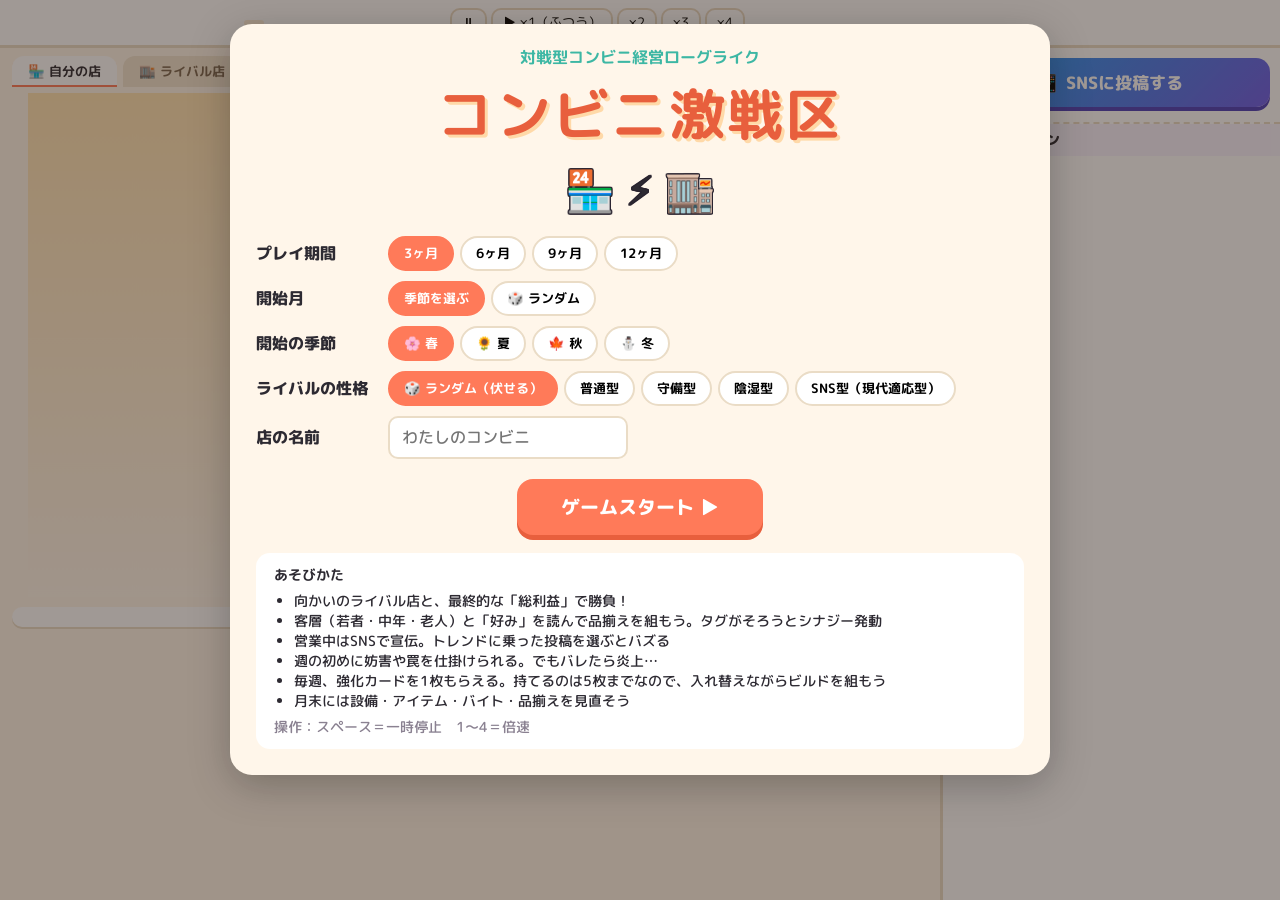
<file: index.html>
<!doctype html>
<html lang="ja">
<head>
  <meta charset="utf-8">
  <meta name="viewport" content="width=device-width, initial-scale=1">
  <title>コンビニ激戦区</title>
  <!-- GitHub Pages の入口。ゲーム本体（game/）へ移動する -->
  <meta http-equiv="refresh" content="0; url=game/">
  <link rel="canonical" href="game/">
</head>
<body style="font-family: sans-serif; text-align: center; padding-top: 40px;">
  <p>ゲームを開いています…</p>
  <p>自動で移動しない場合は <a href="game/">こちら</a> をクリックしてください。</p>
</body>
</html>
</file>
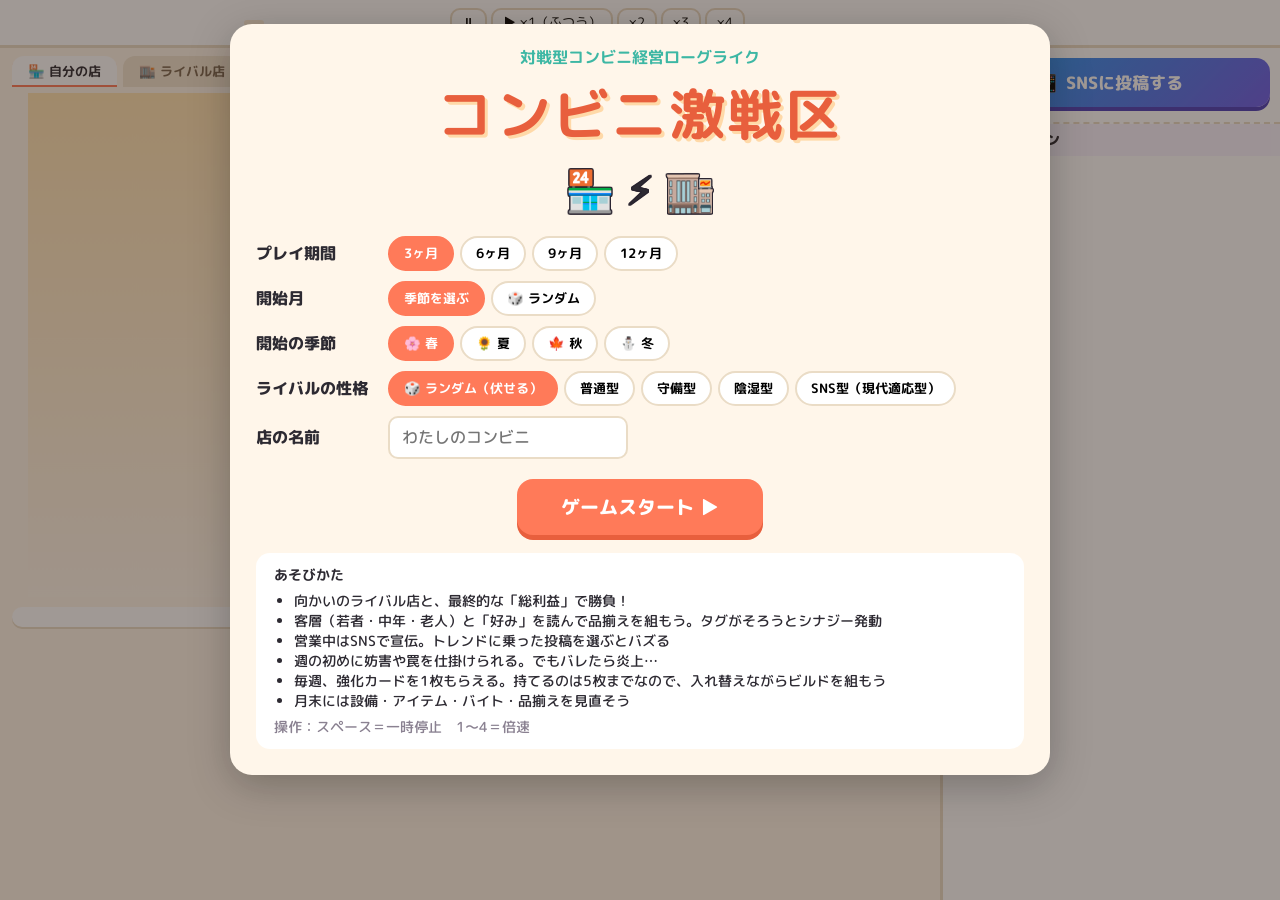
<file: game/index.html>
<!doctype html>
<html lang="ja">
<head>
  <meta charset="utf-8">
  <meta name="viewport" content="width=device-width, initial-scale=1">
  <title>コンビニ激戦区</title>
  <link rel="preconnect" href="https://fonts.googleapis.com">
  <link rel="preconnect" href="https://fonts.gstatic.com" crossorigin>
  <link href="https://fonts.googleapis.com/css2?family=M+PLUS+Rounded+1c:wght@400;500;700;800&display=swap" rel="stylesheet">
  <link rel="stylesheet" href="style.css">
</head>
<body>
  <div id="app">
    <header id="topbar"></header>
    <main id="main">
      <div id="leftcol">
      <section id="stage">
        <div id="tabs">
          <button id="tabOwn" class="tab active">🏪 自分の店</button>
          <button id="tabRival" class="tab">🏬 ライバル店</button>
        </div>
        <canvas id="cv" width="880" height="500"></canvas>
        <div id="toasts"></div>
      </section>
      <section id="panel"></section>
      </div>
      <aside id="side">
        <div id="snsbox"></div>
        <div id="tlhead">📱 タイムライン</div>
        <div id="timeline"></div>
      </aside>
    </main>
  </div>
  <div id="overlay" class="hidden"></div>
  <div id="modal" class="hidden"></div>

  <script src="js/config.js"></script>
  <script src="js/core.js"></script>
  <script src="js/data/products.js"></script>
  <script src="js/data/customers.js"></script>
  <script src="js/data/sabotage.js"></script>
  <script src="js/data/items.js"></script>
  <script src="js/data/events.js"></script>
  <script src="js/data/cards.js"></script>
  <script src="js/data/staff.js"></script>
  <script src="js/data/sns.js"></script>
  <script src="js/sim.js"></script>
  <script src="js/ai.js"></script>
  <script src="js/render.js"></script>
  <script src="js/ui.js"></script>
  <script src="js/main.js"></script>
</body>
</html>
</file>
<file: game/style.css>
:root {
  --bg: #fff6ea;
  --ink: #2d2a32;
  --muted: #8a8191;
  --card: #ffffff;
  --line: #eadcc6;
  --accent: #ff7a59;
  --accent-d: #e85f3d;
  --teal: #3db7a4;
  --good: #2eae6d;
  --bad: #e74c3c;
  --warn: #f39c12;
  --young: #c2255c;
  --mid: #2f5fb3;
  --old: #1e7a46;
}
* { box-sizing: border-box; }
html, body { margin: 0; height: 100%; background: var(--bg); color: var(--ink); font-family: "M PLUS Rounded 1c", system-ui, sans-serif; }
button { font-family: inherit; cursor: pointer; }
button:disabled { cursor: not-allowed; opacity: .5; }
.hidden { display: none !important; }
.muted { color: var(--muted); }
.small { font-size: 12px; }
.b { font-weight: 700; }

#app { display: grid; grid-template-rows: auto 1fr; height: 100vh; max-width: 1600px; margin: 0 auto; }
#leftcol { display: flex; flex-direction: column; min-height: 0; min-width: 0; }

/* ---- 上のバー ---- */
#topbar { display: flex; align-items: center; gap: 18px; padding: 8px 16px; background: #fff; border-bottom: 3px solid var(--line); font-size: 15px; flex-wrap: wrap; }
.tb-date { font-size: 16px; min-width: 210px; }
.tb-month { background: #fff0db; padding: 3px 10px; border-radius: 999px; font-size: 13px; }
.tb-money { font-weight: 800; font-size: 18px; color: #1e8449; min-width: 150px; }
.tb-money.neg { color: var(--bad); }
.tb-speed { display: flex; gap: 4px; }
.spd { border: 2px solid var(--line); background: #fff; border-radius: 10px; padding: 3px 10px; font-size: 13px; }
.spd.on { background: var(--accent); border-color: var(--accent); color: #fff; }
.tb-trend { margin-left: auto; font-size: 14px; }
.tb-trend b { color: var(--accent-d); }

/* ---- 真ん中 ---- */
#main { display: grid; grid-template-columns: 1fr 340px; min-height: 0; }
#stage { position: relative; padding: 8px 8px 4px 12px; display: flex; flex-direction: column; flex: 0 0 auto; }
#tabs { display: flex; gap: 6px; margin-bottom: 6px; }
.tab { border: none; background: #f1e4cf; color: #7a6650; padding: 6px 16px; border-radius: 12px 12px 0 0; font-weight: 700; }
.tab.active { background: #fff; color: var(--ink); box-shadow: 0 -2px 0 var(--accent) inset; }
#cv { display: block; width: 100%; height: auto; max-height: 56vh; object-fit: contain; background: transparent; }
#toasts { position: absolute; top: 48px; right: 18px; display: flex; flex-direction: column; gap: 6px; align-items: flex-end; pointer-events: none; max-width: 60%; }
.toast { background: #fff; border-left: 6px solid var(--teal); padding: 8px 12px; border-radius: 10px; box-shadow: 0 4px 14px rgba(0,0,0,.12); font-size: 14px; transition: opacity .4s, transform .4s; }
.toast.good { border-color: var(--good); }
.toast.bad { border-color: var(--bad); }
.toast.warn { border-color: var(--warn); }
.toast.out { opacity: 0; transform: translateX(20px); }

#side { display: flex; flex-direction: column; min-height: 0; background: #fff; border-left: 3px solid var(--line); }
#snsbox { padding: 10px; border-bottom: 2px dashed var(--line); text-align: center; }
.sns-btn { width: 100%; padding: 12px; font-size: 17px; font-weight: 800; color: #fff; background: linear-gradient(135deg, #1da1f2, #6c5ce7); border: none; border-radius: 14px; box-shadow: 0 4px 0 #4b3fb8; }
.sns-btn:not(:disabled):hover { transform: translateY(-1px); }
.sns-btn:disabled { background: #b8b3c4; box-shadow: none; }
.sns-cd { font-size: 12px; margin-top: 5px; color: var(--muted); }
.sns-cd .ok { color: #1da1f2; }
#tlhead { padding: 6px 12px; font-weight: 800; font-size: 14px; background: #f7f3ff; }
#timeline { flex: 1; overflow-y: auto; padding: 4px 8px; }
.post { display: flex; gap: 8px; padding: 7px 4px; border-bottom: 1px solid #f0ebe3; animation: pop .35s ease; }
@keyframes pop { from { opacity: 0; transform: translateY(-6px); } to { opacity: 1; transform: none; } }
.pav { font-size: 22px; width: 30px; text-align: center; }
.pbody { flex: 1; min-width: 0; }
.pname { font-size: 11px; color: var(--muted); }
.ptext { font-size: 13px; line-height: 1.4; word-break: break-word; }
.post.trend { background: #fff7e6; }
.post.trend .ptext { font-weight: 700; color: var(--accent-d); }
.post.shop { background: #eef7ff; }
.post.shop.mine { background: #eafaf1; }
.post.flame { background: #ffecec; }
.post.hint { background: #f3edff; }

/* ---- 上のステータス欄 ---- */
#panel { flex: 1 1 auto; min-height: 0; overflow-y: auto; display: grid; grid-template-columns: minmax(190px, 1fr) minmax(170px, 0.85fr) auto minmax(220px, 1.3fr); align-content: start; gap: 10px; padding: 6px 8px 10px 12px; font-size: 15px; }
#panel > div { background: #fff; border-radius: 14px; padding: 10px 12px; min-width: 0; box-shadow: 0 2px 0 var(--line); }
#panel:empty { display: none; }
.pn-title { font-weight: 800; font-size: 17px; margin-bottom: 6px; }
.g { display: flex; align-items: center; gap: 8px; margin: 6px 0; }
.gl { width: 40px; font-weight: 800; }
.gb { flex: 1; height: 18px; background: #f1ebe2; border-radius: 99px; overflow: hidden; }
.gf { height: 100%; border-radius: 99px; transition: width .4s; }
.gv { width: 30px; text-align: right; font-weight: 800; font-size: 16px; }
.bigsale { font-size: 28px; font-weight: 800; color: #1e8449; line-height: 1.1; }
.bigsale small { font-size: 13px; color: var(--muted); font-weight: 700; display: block; }
.kv { display: flex; gap: 8px; align-items: baseline; margin: 4px 0; }
.kv > span { color: var(--muted); min-width: 64px; font-size: 13px; white-space: nowrap; }
.kv.eff { align-items: flex-start; flex-direction: column; gap: 4px; }
.kv.eff > div { display: flex; flex-wrap: wrap; gap: 4px; }
.stars { color: #f5b301; letter-spacing: -1px; font-size: 18px; }
.stars .off { color: #e5ddd0; }
.warnc { color: var(--bad); }
.row { display: flex; flex-wrap: wrap; gap: 5px; align-items: center; margin: 4px 0 8px; }
.lbl { color: var(--muted); width: 100%; font-size: 13px; font-weight: 700; }
.chip2 { background: #f6f1e8; border-radius: 99px; padding: 3px 10px; font-size: 13px; white-space: nowrap; }
.cslots { display: flex; gap: 6px; flex-wrap: nowrap; }
.cslot { width: 66px; height: 88px; border-radius: 12px; border: 3px solid #e8e2d8; background: #fff; display: flex; flex-direction: column; align-items: center; justify-content: center; font-size: 30px; padding: 2px; }
.cslot small { font-size: 10px; color: var(--ink); font-weight: 700; line-height: 1.2; margin-top: 4px; text-align: center; max-height: 2.4em; overflow: hidden; }
.cslot.empty { border-style: dashed; color: #d8cfc1; font-size: 18px; }
.cslot.r-rare { border-color: #4aa3ff; }
.cslot.r-legend { border-color: #f5b301; background: #fffbe6; }
.cslot.r-peaky { border-color: #9b59b6; background: #f8f0ff; }
.chip2.lim { background: #fff1c9; }
.chip2.syn { background: #e6f7f3; color: #1d7d6c; font-weight: 700; }
.chip2.good { background: #e3f7ea; color: #1e8449; }
.chip2.bad { background: #ffe9e6; color: #c0392b; }

/* ---- オーバーレイ画面 ---- */
#overlay { position: fixed; inset: 0; background: rgba(45, 30, 20, .45); z-index: 20; overflow-y: auto; padding: 24px 16px; }
.screen { max-width: 1120px; margin: 0 auto; background: var(--bg); border-radius: 22px; padding: 22px 26px 26px; box-shadow: 0 10px 40px rgba(0,0,0,.25); }
.screen h2 { margin: 0 0 10px; font-size: 24px; }
.screen h3 { margin: 16px 0 8px; font-size: 17px; }
.big-btn { display: block; margin: 20px auto 0; padding: 14px 44px; font-size: 19px; font-weight: 800; color: #fff; background: var(--accent); border: none; border-radius: 16px; box-shadow: 0 5px 0 var(--accent-d); }
.big-btn:not(:disabled):hover { transform: translateY(-2px); }
.small-btn { padding: 6px 14px; border: none; border-radius: 10px; background: var(--teal); color: #fff; font-weight: 700; margin-top: 8px; }
.small-btn.danger { background: #c9c1b6; }
.money-line { font-size: 15px; margin-bottom: 4px; }

.title { text-align: center; max-width: 820px; }
.logo h1 { font-size: 56px; margin: 4px 0; letter-spacing: 2px; color: var(--accent-d); text-shadow: 3px 3px 0 #ffd9a8; }
.logo-sub { font-weight: 700; color: var(--teal); }
.logo-emo { font-size: 40px; }
.form { margin: 16px auto; text-align: left; display: flex; flex-direction: column; gap: 10px; }
.frow { display: flex; gap: 12px; align-items: center; flex-wrap: wrap; }
.flbl { width: 120px; font-weight: 800; }
.fopts { display: flex; gap: 6px; flex-wrap: wrap; }
.chip { border: 2px solid var(--line); background: #fff; border-radius: 99px; padding: 6px 14px; font-weight: 700; }
.chip.on { background: var(--accent); border-color: var(--accent); color: #fff; }
.name-in { padding: 8px 12px; border-radius: 10px; border: 2px solid var(--line); font: inherit; width: 240px; }
.howto { text-align: left; background: #fff; border-radius: 14px; padding: 12px 18px; margin-top: 18px; font-size: 14px; }
.howto ul { margin: 6px 0; padding-left: 20px; }

.minfo { display: flex; gap: 20px; background: #fff; border-radius: 14px; padding: 12px 16px; margin-bottom: 10px; flex-wrap: wrap; }
.mi-l { flex: 1; min-width: 240px; display: flex; flex-direction: column; gap: 4px; }
.mi-season { font-size: 20px; font-weight: 800; }
.mi-r { flex: 1; min-width: 300px; }
.trend { color: var(--accent-d); }
.prefbars { display: flex; flex-direction: column; gap: 3px; margin-top: 4px; }
.pb { display: flex; align-items: center; gap: 6px; font-size: 13px; }
.pbl { width: 104px; }
.pbb { flex: 1; height: 10px; background: #f1ebe2; border-radius: 99px; overflow: hidden; }
.pbf { height: 100%; background: linear-gradient(90deg, #ffb26b, #ff7a59); }
.pbv { width: 36px; text-align: right; }
.sel-count { font-weight: 800; margin: 6px 0; }

.pgrid { display: grid; grid-template-columns: repeat(auto-fill, minmax(190px, 1fr)); gap: 10px; }
.pgrid.small { grid-template-columns: 1fr; }
.pcard { background: #fff; border: 3px solid transparent; border-radius: 14px; padding: 10px; cursor: pointer; transition: transform .1s; box-shadow: 0 2px 0 var(--line); }
.pcard:hover { transform: translateY(-2px); }
.pcard.on { border-color: var(--accent); background: #fff4ee; }
.pc-icon { font-size: 30px; }
.pc-name { font-weight: 800; margin: 2px 0 4px; }
.segs { display: flex; gap: 4px; flex-wrap: wrap; }
.segb { font-size: 12px; color: #fff; border-radius: 99px; padding: 1px 8px; font-weight: 800; border: 2px solid rgba(0,0,0,.55); }
.segb.light { border: 2px solid; }
.pc-tags { display: flex; gap: 4px; flex-wrap: wrap; margin: 5px 0; }
.tag { font-size: 12px; font-weight: 700; color: #1d4ed8; background: #eef4ff; border: 1.5px solid #8fb0f0; border-radius: 6px; padding: 0 6px; }
.tag.hot { background: #fff0e6; color: #b93a0a; border-color: #f0915a; }
/* アイコン（絵文字）に黒っぽいフチ */
.pc-icon, .cc-icon, .sh-icon, .hc-icon, .sc-icon, .cslot, .sab-icon, .micon, .logo-emo {
  filter: drop-shadow(1px 0 0 #2a2430) drop-shadow(-1px 0 0 #2a2430) drop-shadow(0 1px 0 #2a2430) drop-shadow(0 -1px 0 #2a2430);
}
.cslot.empty { filter: none; }
.pc-eff { font-size: 12px; }
.pc-price { font-size: 11px; color: var(--muted); margin-top: 3px; }
.syn-prev { margin-top: 10px; display: flex; gap: 6px; flex-wrap: wrap; align-items: center; }
.syn { background: #e6f7f3; color: #1d7d6c; border-radius: 99px; padding: 3px 10px; font-weight: 700; font-size: 13px; }

.sgrid { display: grid; grid-template-columns: repeat(auto-fill, minmax(240px, 1fr)); gap: 10px; }
.scard { background: #fff; border-radius: 14px; padding: 10px 12px; box-shadow: 0 2px 0 var(--line); display: flex; flex-direction: column; }
.sc-top { display: flex; gap: 8px; align-items: center; }
.sc-icon { font-size: 28px; }
.sc-name { font-weight: 800; }
.sc-job { font-size: 12px; color: var(--muted); }
.sc-eff { font-size: 12px; margin: 6px 0 4px; }
.sc-skills { display: flex; flex-direction: column; gap: 2px; flex: 1; }
.skill { font-size: 12px; color: #1d7d6c; }
.skill.neg { color: var(--bad); }
.sc-wage { font-weight: 700; margin-top: 6px; }

.prep .cols { display: grid; grid-template-columns: 1fr 1.2fr 1fr; gap: 14px; }
.col { background: #fffdf9; border-radius: 14px; padding: 6px 12px 12px; }
.trendrow { margin-bottom: 6px; }
.sablist { display: flex; flex-direction: column; gap: 8px; }
.sabcard { background: #fff; border: 3px solid transparent; border-radius: 12px; padding: 8px 10px; cursor: pointer; box-shadow: 0 2px 0 var(--line); }
.sabcard.on { border-color: #8e44ad; background: #f8f0ff; }
.sab-h { display: flex; gap: 6px; align-items: center; }
.sab-icon { font-size: 20px; }
.cat { margin-left: auto; font-size: 11px; border-radius: 6px; padding: 1px 6px; color: #fff; }
.cat-physical { background: #e67e22; }
.cat-sns { background: #1da1f2; }
.cat-business { background: #7f8c8d; }
.oddbar { display: flex; height: 9px; border-radius: 99px; overflow: hidden; margin: 6px 0 3px; }
.oddbar i { display: block; height: 100%; }
.oddbar .s { background: var(--good); }
.oddbar .f { background: #c9c1b6; }
.oddbar .x { background: var(--bad); }
.odds { display: flex; gap: 10px; font-size: 12px; font-weight: 700; }
.o-s { color: var(--good); }
.o-f { color: #8d8478; }
.o-x { color: var(--bad); }
.traplist { display: flex; flex-direction: column; gap: 6px; }
.trap { text-align: left; background: #fff; border: 3px solid transparent; border-radius: 12px; padding: 8px 10px; box-shadow: 0 2px 0 var(--line); font-weight: 700; }
.trap.on { border-color: var(--teal); background: #eafaf6; }
.prep-foot { display: flex; align-items: center; justify-content: space-between; margin-top: 8px; }
.prep-foot .big-btn { margin: 0; }

.settle { text-align: center; max-width: 620px; }
.big-num { font-size: 52px; font-weight: 800; }
.big-num.plus { color: var(--good); }
.big-num.minus { color: var(--bad); }
.verdict { font-size: 26px; font-weight: 800; margin: 14px 0 6px; }
.verdict.win { color: var(--accent-d); }
.verdict.lose { color: #6c6475; }

.cgrid { display: grid; grid-template-columns: repeat(3, 1fr); gap: 16px; margin: 10px 0; }
.ccard { background: #fff; border-radius: 18px; padding: 18px; text-align: center; cursor: pointer; border: 4px solid #e8e2d8; transition: transform .12s; }
.ccard:hover { transform: translateY(-4px) rotate(-1deg); }
.ccard.r-rare { border-color: #4aa3ff; background: #f2f8ff; }
.ccard.r-legend { border-color: #f5b301; background: linear-gradient(160deg, #fffbe6, #ffe9a8); box-shadow: 0 0 24px rgba(245,179,1,.5); }
.ccard.r-peaky { border-color: #9b59b6; background: linear-gradient(160deg, #fbf5ff, #ead7ff); }
.ccard.picked { outline: 4px solid var(--accent); }
.r-peaky .cc-r { color: #8e44ad; }
.cc-debuff { font-size: 13px; color: var(--bad); margin-top: 4px; font-weight: 700; }
.held { display: flex; gap: 8px; flex-wrap: wrap; justify-content: center; margin: 8px 0; }
.heldcard { background: #fff; border: 3px solid #e8e2d8; border-radius: 12px; padding: 8px 10px; width: 150px; text-align: center; font-size: 12px; }
.heldcard.r-rare { border-color: #4aa3ff; }
.heldcard.r-legend { border-color: #f5b301; }
.heldcard.r-peaky { border-color: #9b59b6; }
.heldcard .hc-icon { font-size: 26px; }
.heldcard b { display: block; font-size: 13px; }
.swapbox { background: #fff3e8; border-radius: 14px; padding: 10px; margin-top: 10px; text-align: center; }
.cc-r { font-size: 12px; font-weight: 800; color: var(--muted); }
.r-rare .cc-r { color: #2e86de; }
.r-legend .cc-r { color: #c99000; }
.cc-icon { font-size: 52px; margin: 6px 0; }
.cc-name { font-size: 18px; font-weight: 800; }
.cc-desc { font-size: 14px; margin-top: 6px; }

.shopgrid { display: grid; grid-template-columns: repeat(auto-fill, minmax(220px, 1fr)); gap: 10px; }
.shopcard { background: #fff; border-radius: 14px; padding: 10px 12px; box-shadow: 0 2px 0 var(--line); display: flex; flex-direction: column; }
.shopcard .small { flex: 1; }
.sh-icon { font-size: 26px; }
.sh-name { font-weight: 800; }

.result { text-align: center; max-width: 820px; }
.res-big { font-size: 80px; font-weight: 800; letter-spacing: 4px; }
.res-big.win { color: var(--accent-d); text-shadow: 4px 4px 0 #ffd9a8; }
.res-big.lose { color: #6c6475; }
.res-sub { font-size: 18px; font-weight: 700; }
.res-vs { display: flex; justify-content: center; align-items: center; gap: 20px; margin: 16px 0 4px; }
.vs-box { background: #fff; border-radius: 16px; padding: 12px 22px; min-width: 220px; font-weight: 700; }
.vs-box.me { border: 3px solid #2e86de; }
.vs-box.rv { border: 3px solid #e74c3c; }
.vs-num { font-size: 26px; font-weight: 800; }
.vs { font-size: 26px; font-weight: 800; color: var(--muted); }
.chart { background: #fff; border-radius: 14px; margin: 12px auto; display: block; max-width: 100%; }
.stats { display: grid; grid-template-columns: repeat(2, 1fr); gap: 6px 20px; text-align: left; background: #fff; border-radius: 14px; padding: 12px 18px; }
.stat { display: flex; justify-content: space-between; border-bottom: 1px dashed var(--line); padding: 3px 0; }
.reveal { margin-top: 12px; font-size: 16px; font-weight: 700; background: #fff0db; border-radius: 12px; padding: 10px; }

/* ---- 選択モーダル ---- */
#modal { position: fixed; inset: 0; z-index: 40; background: rgba(30, 20, 40, .35); display: flex; align-items: center; justify-content: center; padding: 16px; }
.mbox { background: #fff; border-radius: 22px; padding: 20px 22px; width: min(560px, 100%); max-height: 92vh; overflow-y: auto; box-shadow: 0 14px 40px rgba(0,0,0,.3); text-align: center; animation: pop .25s ease; border-top: 8px solid var(--teal); }
.mbox.danger { border-top-color: var(--bad); }
.micon { font-size: 46px; }
.mtitle { font-size: 21px; font-weight: 800; margin: 2px 0 6px; }
.mtext { font-size: 15px; line-height: 1.6; margin-bottom: 12px; }
.mopts { display: flex; flex-direction: column; gap: 8px; }
.mopt { text-align: left; background: #fff8f0; border: 2px solid var(--line); border-radius: 14px; padding: 10px 14px; }
.mopt:hover { border-color: var(--accent); background: #fff1e8; }
.mopt.item { background: #ecfaf6; border-color: #a8e3d6; }
.mopt.post-opt .olabel { font-weight: 500; font-size: 15px; }
.mopt.ghost { background: transparent; text-align: center; color: var(--muted); }
.olabel { font-weight: 800; font-size: 15px; }
.odesc { font-size: 12px; color: var(--muted); margin-top: 2px; }
table.rep { margin: 0 auto; border-collapse: collapse; min-width: 300px; }
table.rep td { padding: 4px 10px; border-bottom: 1px dashed var(--line); text-align: left; }
table.rep td:last-child { text-align: right; font-weight: 700; }
table.rep .plus { color: var(--good); }
table.rep .minus { color: var(--bad); }
.hint { margin-top: 10px; background: #fff7e0; border-radius: 10px; padding: 8px; font-size: 13px; }

@media (max-width: 1100px) {
  #main { grid-template-columns: 1fr 260px; }
  #panel { grid-template-columns: 1fr 1fr; font-size: 13px; }
  .prep .cols { grid-template-columns: 1fr; }
  .cgrid { grid-template-columns: 1fr; }
}

/* ---- 読みやすさ調整（明るいモニターでも見やすいよう、文字を大きく・太く） ---- */
body { font-weight: 500; }
.screen { font-size: 16px; }
.screen .small, .screen .muted.small { font-size: 14px; }
.pc-icon { font-size: 34px; }
.pc-name { font-size: 18px; }
.segb { font-size: 13px; }
.tag { font-size: 13px; }
.pc-eff { font-size: 15px; font-weight: 700; color: #2d2a32; }
.pc-price { font-size: 13px; color: #6f6676; }
.sgrid { grid-template-columns: repeat(auto-fill, minmax(280px, 1fr)); gap: 12px; }
.scard { padding: 12px 14px; }
.sc-icon { font-size: 34px; }
.sc-name { font-size: 19px; }
.sc-job { font-size: 15px; color: #5f5766; font-weight: 700; }
.sc-eff { font-size: 16px; font-weight: 700; color: #2d2a32; margin: 8px 0 6px; }
.skill { font-size: 15px; font-weight: 700; color: #136b5b; line-height: 1.45; }
.skill.neg { color: #c0281b; }
.sc-wage { font-size: 17px; }
.small-btn { font-size: 15px; padding: 7px 16px; }
.sabcard .small, .trap .small { font-size: 14px; }
.sab-h b { font-size: 16px; }
.odds { font-size: 14px; }
.cc-desc { font-size: 16px; font-weight: 700; }
.cc-debuff { font-size: 15px; }
.heldcard { font-size: 14px; width: 170px; }
.shopcard .small { font-size: 14px; }
.sh-name { font-size: 16px; }
.mtext { font-size: 16px; }
.olabel { font-size: 16px; }
.odesc { font-size: 14px; color: #6f6676; }
.prefbars .pb { font-size: 14px; }
</file>
